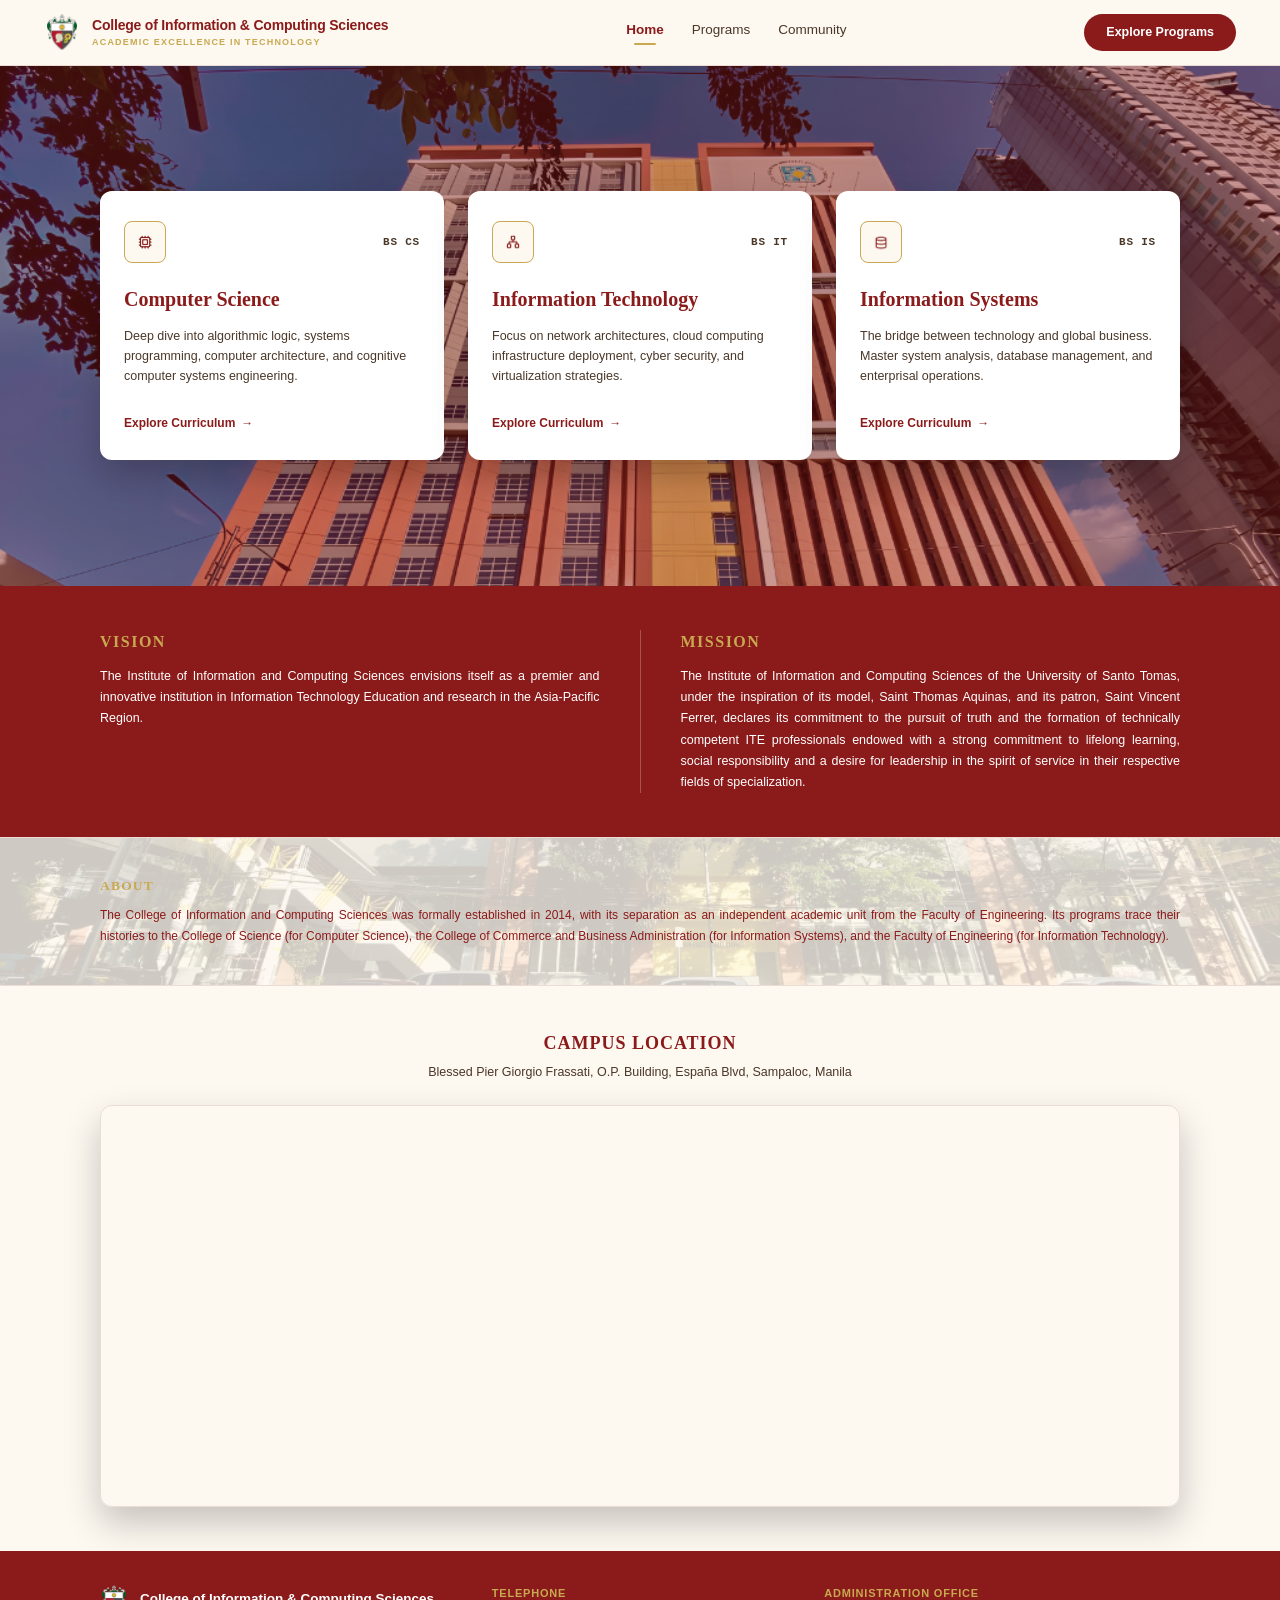
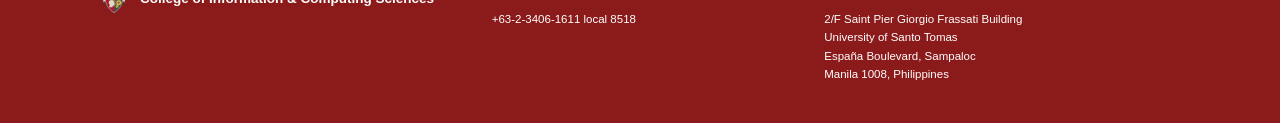
<file: index.html>
<!DOCTYPE html>
<html lang="en">
<head>
  <meta charset="UTF-8">
  <meta name="viewport" content="width=device-width, initial-scale=1.0">
  <title>College of Information & Computing Sciences</title>
  <link rel="stylesheet" href="style.css">
</head>
<body>

  <header class="navbar">
    <div class="nav-brand">
      <div class="logo-mark">
        <img src="CICS Logo.png" alt="CICS Logo" class="img-fluid">
      </div>
      <div class="brand-text">
        <span class="brand-title">College of Information & Computing Sciences</span>
        <span class="brand-subtitle">ACADEMIC EXCELLENCE IN TECHNOLOGY</span>
      </div>
    </div>

    <nav class="nav-links">
      <a href="index.html" class="nav-link active">Home</a>
      <a href="programs.html" class="nav-link">Programs</a>
      <a href="community.html" class="nav-link">Community</a>
    </nav>

    <div class="nav-action">
      <a href="programs.html" class="btn-primary">Explore Programs</a>
    </div>
  </header>

  <main>
    <section class="hero-section">
      <img src="Frassati Building.png" alt="Frassati Building" class="hero-bg-img">
      <div class="hero-bg-overlay"></div>
      <div class="hero-container">
        
        <div class="program-card">
          <div class="card-header">
            <div class="card-icon-box">
              <img src="CS Icon.png" alt="CS Icon" class="card-icon-img">
            </div>
            <span class="card-badge">BS CS</span>
          </div>
          <h2 class="card-title">Computer Science</h2>
          <p class="card-desc">Deep dive into algorithmic logic, systems programming, computer architecture, and cognitive computer systems engineering.</p>
          <a href="programs.html" class="card-link">Explore Curriculum <span class="arrow">&rarr;</span></a>
        </div>

        <div class="program-card">
          <div class="card-header">
            <div class="card-icon-box">
              <img src="IT Icon.png" alt="IT Icon" class="card-icon-img">
            </div>
            <span class="card-badge">BS IT</span>
          </div>
          <h2 class="card-title">Information Technology</h2>
          <p class="card-desc">Focus on network architectures, cloud computing infrastructure deployment, cyber security, and virtualization strategies.</p>
          <a href="programs.html" class="card-link">Explore Curriculum <span class="arrow">&rarr;</span></a>
        </div>

        <div class="program-card">
          <div class="card-header">
            <div class="card-icon-box">
              <img src="IS Icon.png" alt="IS Icon" class="card-icon-img">
            </div>
            <span class="card-badge">BS IS</span>
          </div>
          <h2 class="card-title">Information Systems</h2>
          <p class="card-desc">The bridge between technology and global business. Master system analysis, database management, and enterprisal operations.</p>
          <a href="programs.html" class="card-link">Explore Curriculum <span class="arrow">&rarr;</span></a>
        </div>

      </div>
    </section>

    <section class="vm-section">
      <div class="vm-container">
        <div class="vm-block">
          <h3 class="vm-title">VISION</h3>
          <p class="vm-text">The Institute of Information and Computing Sciences envisions itself as a premier and innovative institution in Information Technology Education and research in the Asia-Pacific Region.</p>
        </div>
        <div class="vm-divider"></div>
        <div class="vm-block">
          <h3 class="vm-title">MISSION</h3>
          <p class="vm-text">The Institute of Information and Computing Sciences of the University of Santo Tomas, under the inspiration of its model, Saint Thomas Aquinas, and its patron, Saint Vincent Ferrer, declares its commitment to the pursuit of truth and the formation of technically competent ITE professionals endowed with a strong commitment to lifelong learning, social responsibility and a desire for leadership in the spirit of service in their respective fields of specialization.</p>
        </div>
      </div>
    </section>

    <section class="about-section">
      <img src="Frassati Building.png" alt="Frassati Building" class="about-bg-img">
      <div class="about-container">
        <h4 class="about-label">ABOUT</h4>
        <p class="about-text">The College of Information and Computing Sciences was formally established in 2014, with its separation as an independent academic unit from the Faculty of Engineering. Its programs trace their histories to the College of Science (for Computer Science), the College of Commerce and Business Administration (for Information Systems), and the Faculty of Engineering (for Information Technology).</p>
      </div>
    </section>
  </main>

  <section class="map-section">
      <div class="map-container">
        <h3 class="map-title">CAMPUS LOCATION</h3>
        <p class="map-subtitle">Blessed Pier Giorgio Frassati, O.P. Building, España Blvd, Sampaloc, Manila</p>
        <div class="map-wrapper">
          <iframe 
            src="https://www.google.com/maps?q=Blessed+Pier+Giorgio+Frassati+Building+UST&output=embed"
            width="100%" 
            height="400" 
            style="border:0;" 
            allowfullscreen="" 
            loading="lazy" 
            referrerpolicy="no-referrer-when-downgrade">
          </iframe>
        </div>
      </div>
  </section>

  <footer class="footer">
    <div class="footer-container">
      <div class="footer-brand">
        <div class="footer-logo">
          <img src="CICS Logo.png" alt="CICS Logo" class="img-fluid">
        </div>
        <div class="footer-name">College of Information &amp; Computing Sciences</div>
      </div>

      <div class="footer-col">
        <div class="footer-heading">TELEPHONE</div>
        <p class="footer-body">+63-2-3406-1611 local 8518</p>
      </div>

      <div class="footer-col">
        <div class="footer-heading">ADMINISTRATION OFFICE</div>
        <p class="footer-body">
          2/F Saint Pier Giorgio Frassati Building<br>
          University of Santo Tomas<br>
          España Boulevard, Sampaloc<br>
          Manila 1008, Philippines
        </p>
      </div>
    </div>
  </footer>

</body>
</html>
</file>
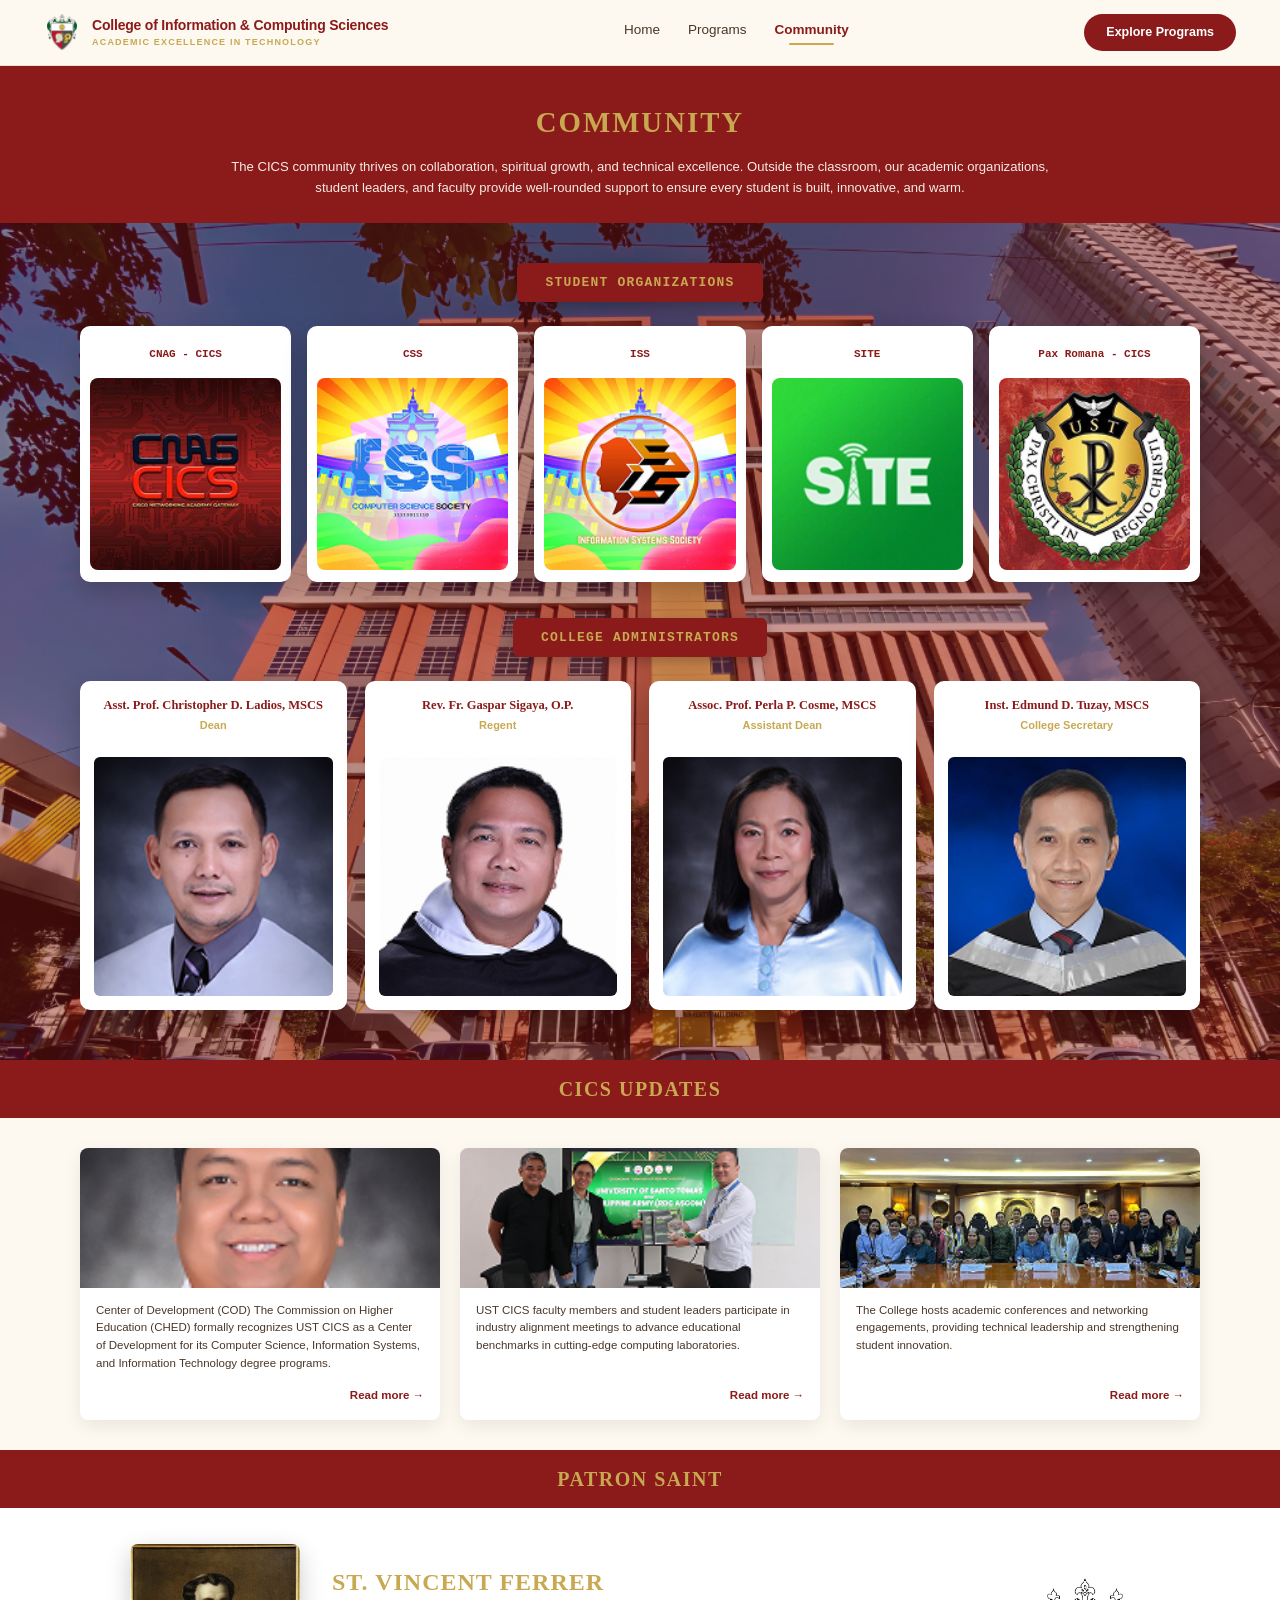
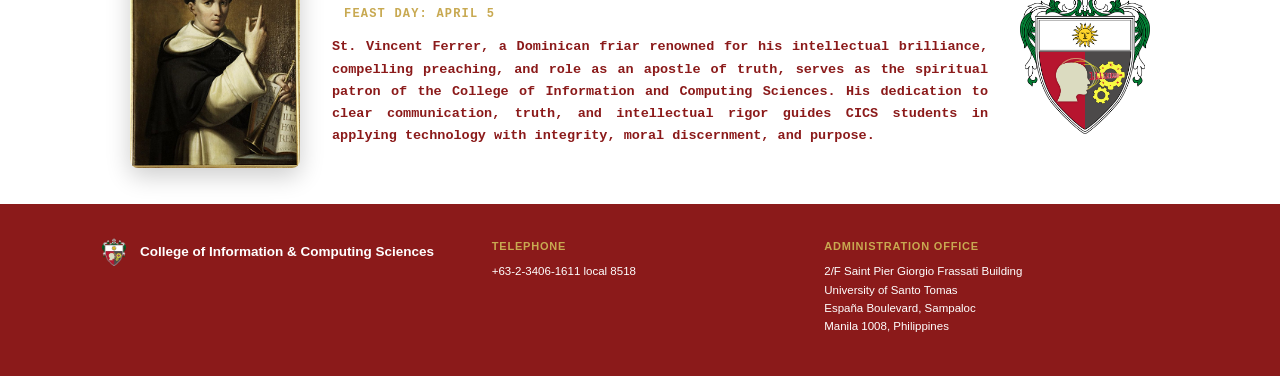
<file: community.html>
<!DOCTYPE html>
<html lang="en">
<head>
  <meta charset="UTF-8">
  <meta name="viewport" content="width=device-width, initial-scale=1.0">
  <title>Community - College of Information & Computing Sciences</title>
  <link rel="stylesheet" href="style.css">
</head>
<body>

  <header class="navbar">
    <div class="nav-brand">
      <div class="logo-mark">
        <img src="CICS Logo.png" alt="CICS Logo" class="img-fluid">
      </div>
      <div class="brand-text">
        <span class="brand-title">College of Information & Computing Sciences</span>
        <span class="brand-subtitle">ACADEMIC EXCELLENCE IN TECHNOLOGY</span>
      </div>
    </div>

    <nav class="nav-links">
      <a href="index.html" class="nav-link">Home</a>
      <a href="programs.html" class="nav-link">Programs</a>
      <a href="community.html" class="nav-link active">Community</a>
    </nav>

    <div class="nav-action">
      <a href="programs.html" class="btn-primary">Explore Programs</a>
    </div>
  </header>

  <main>
    <section class="community-header-banner">
      <h1>COMMUNITY</h1>
      <p>The CICS community thrives on collaboration, spiritual growth, and technical excellence. Outside the classroom, our academic organizations, student leaders, and faculty provide well-rounded support to ensure every student is built, innovative, and warm.</p>
    </section>

    <section class="community-grid-wrapper">
      <img src="Frassati Building.png" alt="Frassati Building" class="community-bg-img">
      <div class="community-overlay"></div>
      <div class="community-content-container">

        <div class="community-section-label">STUDENT ORGANIZATIONS</div>
        <div class="orgs-grid">
          <div class="org-card">
            <span class="org-title">CNAG - CICS</span>
            <div class="org-logo-box">
              <img src="CNAG.png" alt="CNAG Logo">
            </div>
          </div>

          <div class="org-card">
            <span class="org-title">CSS</span>
            <div class="org-logo-box">
              <img src="CSS.png" alt="CSS Logo">
            </div>
          </div>

          <div class="org-card">
            <span class="org-title">ISS</span>
            <div class="org-logo-box">
              <img src="ISS.png" alt="ISS Logo">
            </div>
          </div>

          <div class="org-card">
            <span class="org-title">SITE</span>
            <div class="org-logo-box">
              <img src="SITE.png" alt="SITE Logo">
            </div>
          </div>

          <div class="org-card">
            <span class="org-title">Pax Romana - CICS</span>
            <div class="org-logo-box">
              <img src="Pax Romana.png" alt="Pax Romana Logo">
            </div>
          </div>
        </div>

        <div class="community-section-label admin-label">COLLEGE ADMINISTRATORS</div>
        <div class="admins-grid">
          <div class="admin-card">
            <div class="admin-info">
              <h3>Asst. Prof. Christopher D. Ladios, MSCS</h3>
              <span class="admin-role">Dean</span>
            </div>
            <div class="admin-photo-box">
              <img src="Dean.png" alt="Dean">
            </div>
          </div>

          <div class="admin-card">
            <div class="admin-info">
              <h3>Rev. Fr. Gaspar Sigaya, O.P.</h3>
              <span class="admin-role">Regent</span>
            </div>
            <div class="admin-photo-box">
              <img src="Regent.png" alt="Regent">
            </div>
          </div>

          <div class="admin-card">
            <div class="admin-info">
              <h3>Assoc. Prof. Perla P. Cosme, MSCS</h3>
              <span class="admin-role">Assistant Dean</span>
            </div>
            <div class="admin-photo-box">
              <img src="Assistant Dean.png" alt="Assistant Dean">
            </div>
          </div>

          <div class="admin-card">
            <div class="admin-info">
              <h3>Inst. Edmund D. Tuzay, MSCS</h3>
              <span class="admin-role">College Secretary</span>
            </div>
            <div class="admin-photo-box">
              <img src="Secretary.png" alt="College Secretary">
            </div>
          </div>
        </div>
      </div>
    </section>

    <section class="section-strip-banner">
      <h2>CICS UPDATES</h2>
    </section>

    <section class="updates-section">
      <div class="updates-grid">
        <div class="update-card">
          <div class="update-img-box">
            <img src="Update 1.png" alt="Update 1">
          </div>
          <div class="update-content">
            <p>Center of Development (COD) The Commission on Higher Education (CHED) formally recognizes UST CICS as a Center of Development for its Computer Science, Information Systems, and Information Technology degree programs.</p>
            <a href="#" class="update-link">Read more &rarr;</a>
          </div>
        </div>

        <div class="update-card">
          <div class="update-img-box">
            <img src="Update 2.png" alt="Update 2">
          </div>
          <div class="update-content">
            <p>UST CICS faculty members and student leaders participate in industry alignment meetings to advance educational benchmarks in cutting-edge computing laboratories.</p>
            <a href="#" class="update-link">Read more &rarr;</a>
          </div>
        </div>

        <div class="update-card">
          <div class="update-img-box">
            <img src="Update 3.png" alt="Update 3">
          </div>
          <div class="update-content">
            <p>The College hosts academic conferences and networking engagements, providing technical leadership and strengthening student innovation.</p>
            <a href="#" class="update-link">Read more &rarr;</a>
          </div>
        </div>
      </div>
    </section>

    <section class="section-strip-banner">
      <h2>PATRON SAINT</h2>
    </section>

    <section class="patron-section">
      <div class="patron-container">
        <div class="patron-portrait">
          <img src="Saint Vincent.png" alt="St. Vincent Ferrer">
        </div>
        <div class="patron-details">
          <div class="patron-header">
            <h2 class="patron-name">ST. VINCENT FERRER</h2>
            <span class="patron-feast">FEAST DAY: APRIL 5</span>
          </div>
          <p class="patron-bio">St. Vincent Ferrer, a Dominican friar renowned for his intellectual brilliance, compelling preaching, and role as an apostle of truth, serves as the spiritual patron of the College of Information and Computing Sciences. His dedication to clear communication, truth, and intellectual rigor guides CICS students in applying technology with integrity, moral discernment, and purpose.</p>
        </div>
        <div class="patron-crest">
          <img src="CICS Logo.png" alt="CICS Crest">
        </div>
      </div>
    </section>
  </main>

  <footer class="footer">
    <div class="footer-container">
      <div class="footer-brand">
        <div class="footer-logo">
          <img src="CICS Logo.png" alt="CICS Logo" class="img-fluid">
        </div>
        <div class="footer-name">College of Information &amp; Computing Sciences</div>
      </div>

      <div class="footer-col">
        <div class="footer-heading">TELEPHONE</div>
        <p class="footer-body">+63-2-3406-1611 local 8518</p>
      </div>

      <div class="footer-col">
        <div class="footer-heading">ADMINISTRATION OFFICE</div>
        <p class="footer-body">
          2/F Saint Pier Giorgio Frassati Building<br>
          University of Santo Tomas<br>
          España Boulevard, Sampaloc<br>
          Manila 1008, Philippines
        </p>
      </div>
    </div>
  </footer>

</body>
</html>
</file>
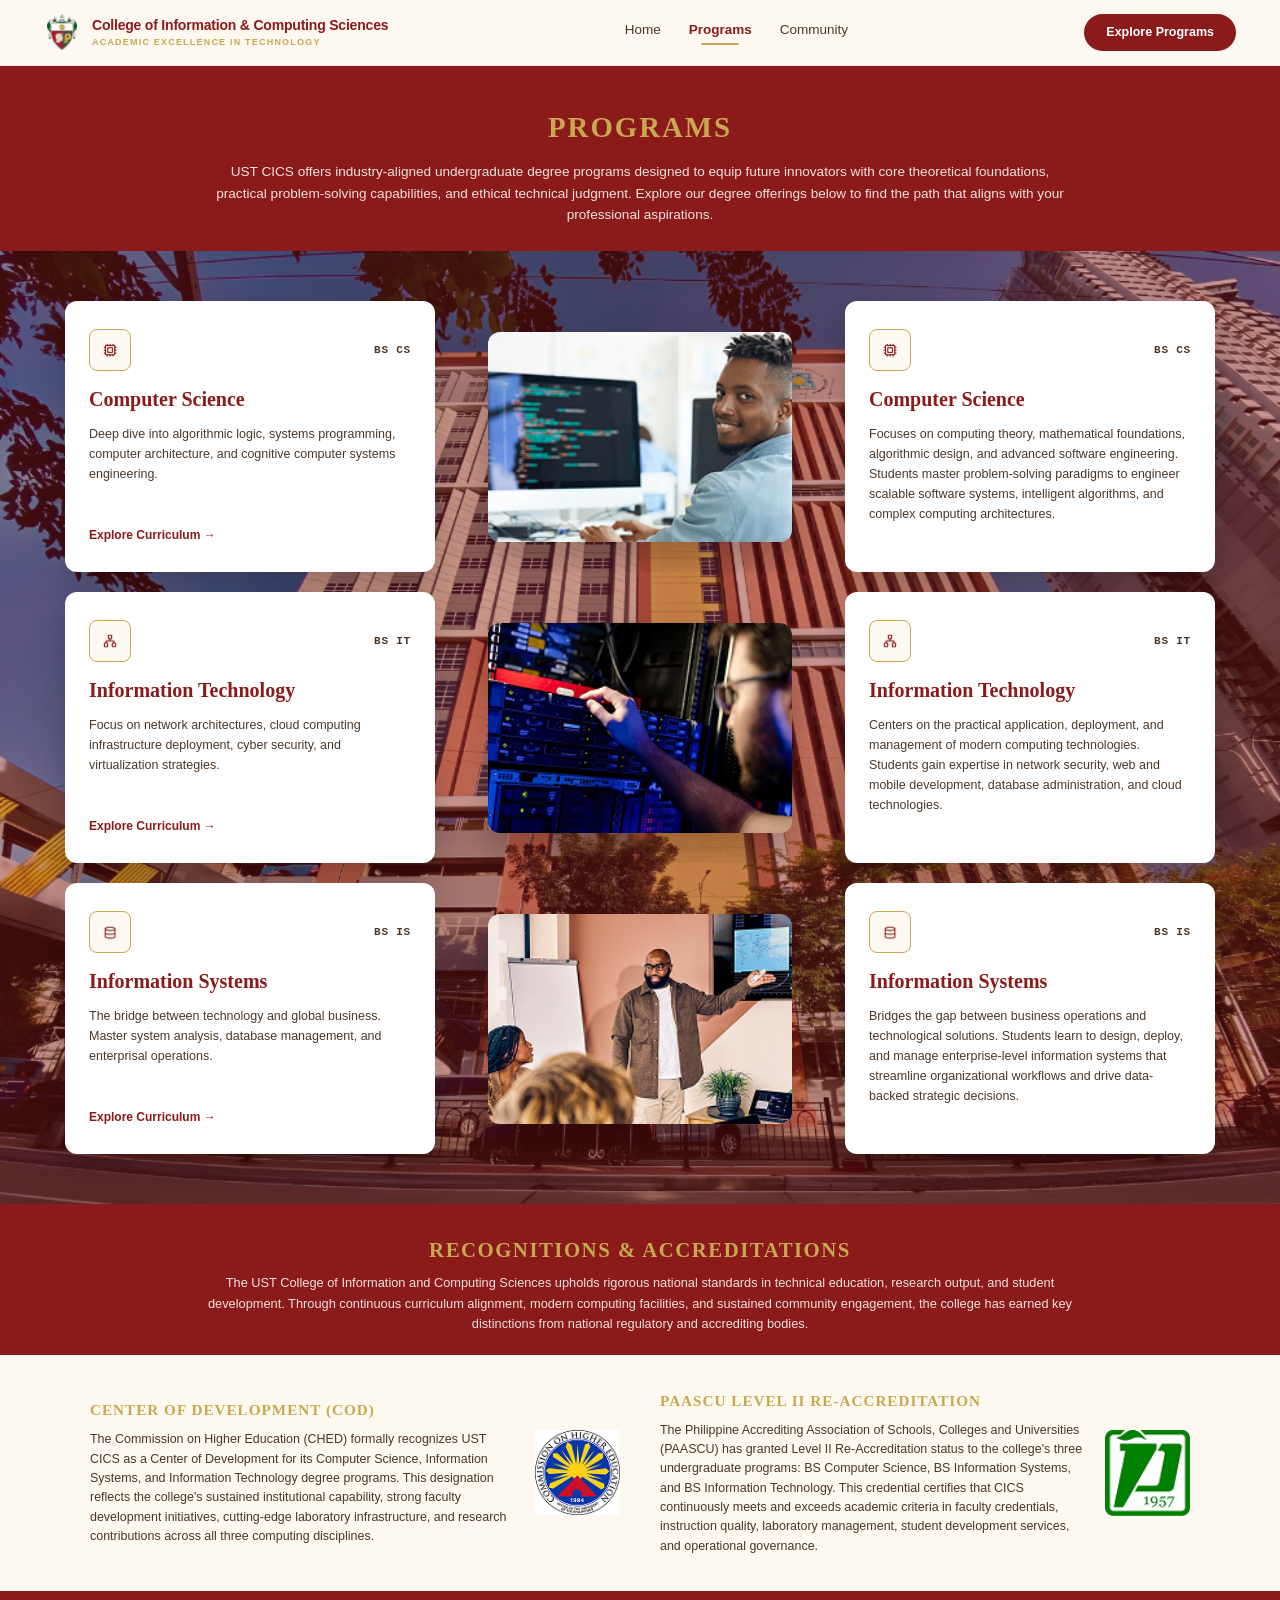
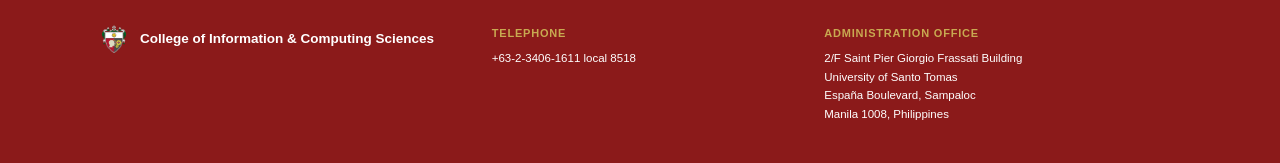
<file: programs.html>
<!DOCTYPE html>
<html lang="en">
<head>
  <meta charset="UTF-8">
  <meta name="viewport" content="width=device-width, initial-scale=1.0">
  <title>Programs - College of Information & Computing Sciences</title>
  <link rel="stylesheet" href="style.css">
</head>
<body>

  <header class="navbar">
    <div class="nav-brand">
      <div class="logo-mark">
        <img src="CICS Logo.png" alt="CICS Logo" class="img-fluid">
      </div>
      <div class="brand-text">
        <span class="brand-title">College of Information & Computing Sciences</span>
        <span class="brand-subtitle">ACADEMIC EXCELLENCE IN TECHNOLOGY</span>
      </div>
    </div>

    <nav class="nav-links">
      <a href="index.html" class="nav-link">Home</a>
      <a href="programs.html" class="nav-link active">Programs</a>
      <a href="community.html" class="nav-link">Community</a>
    </nav>

    <div class="nav-action">
      <a href="programs.html" class="btn-primary">Explore Programs</a>
    </div>
  </header>

  <main>
    <section class="programs-hero">
      <div class="programs-header-banner">
        <h1>PROGRAMS</h1>
        <p>UST CICS offers industry-aligned undergraduate degree programs designed to equip future innovators with core theoretical foundations, practical problem-solving capabilities, and ethical technical judgment. Explore our degree offerings below to find the path that aligns with your professional aspirations.</p>
      </div>

      <div class="programs-grid-wrapper">
        <img src="Frassati Building.png" alt="Frassati Building" class="programs-bg-img">
        <div class="programs-overlay"></div>

        <div class="programs-grid">
         
          <div class="program-card">
            <div class="card-header">
              <div class="card-icon-box">
                <img src="CS Icon.png" alt="CS Icon" class="card-icon-img">
              </div>
              <span class="card-badge">BS CS</span>
            </div>
            <h2>Computer Science</h2>
            <p>Deep dive into algorithmic logic, systems programming, computer architecture, and cognitive computer systems engineering.</p>
            <a href="#" class="card-link">Explore Curriculum &rarr;</a>
          </div>

          <div class="program-photo-box">
            <img src="CS Pic.png" alt="CS Pic" class="program-photo">
          </div>

          <div class="program-card">
            <div class="card-header">
              <div class="card-icon-box">
                <img src="CS Icon.png" alt="CS Icon" class="card-icon-img">
              </div>
              <span class="card-badge">BS CS</span>
            </div>
            <h2>Computer Science</h2>
            <p>Focuses on computing theory, mathematical foundations, algorithmic design, and advanced software engineering. Students master problem-solving paradigms to engineer scalable software systems, intelligent algorithms, and complex computing architectures.</p>
          </div>

          <div class="program-card">
            <div class="card-header">
              <div class="card-icon-box">
                <img src="IT Icon.png" alt="IT Icon" class="card-icon-img">
              </div>
              <span class="card-badge">BS IT</span>
            </div>
            <h2>Information Technology</h2>
            <p>Focus on network architectures, cloud computing infrastructure deployment, cyber security, and virtualization strategies.</p>
            <a href="#" class="card-link">Explore Curriculum &rarr;</a>
          </div>

          <div class="program-photo-box">
            <img src="IT Pic.png" alt="IT Pic" class="program-photo">
          </div>

          <div class="program-card">
            <div class="card-header">
              <div class="card-icon-box">
                <img src="IT Icon.png" alt="IT Icon" class="card-icon-img">
              </div>
              <span class="card-badge">BS IT</span>
            </div>
            <h2>Information Technology</h2>
            <p>Centers on the practical application, deployment, and management of modern computing technologies. Students gain expertise in network security, web and mobile development, database administration, and cloud technologies.</p>
          </div>

          <div class="program-card">
            <div class="card-header">
              <div class="card-icon-box">
                <img src="IS Icon.png" alt="IS Icon" class="card-icon-img">
              </div>
              <span class="card-badge">BS IS</span>
            </div>
            <h2>Information Systems</h2>
            <p>The bridge between technology and global business. Master system analysis, database management, and enterprisal operations.</p>
            <a href="#" class="card-link">Explore Curriculum &rarr;</a>
          </div>

          <div class="program-photo-box">
            <img src="IS Pic.png" alt="IS Pic">
          </div>

          <div class="program-card">
            <div class="card-header">
              <div class="card-icon-box">
                <img src="IS Icon.png" alt="IS Icon" class="card-icon-img">
              </div>
              <span class="card-badge">BS IS</span>
            </div>
            <h2>Information Systems</h2>
            <p>Bridges the gap between business operations and technological solutions. Students learn to design, deploy, and manage enterprise-level information systems that streamline organizational workflows and drive data-backed strategic decisions.</p>
          </div>

        </div>
      </div>
    </section>

    <section class="accreditation-banner">
      <h2>RECOGNITIONS &amp; ACCREDITATIONS</h2>
      <p>The UST College of Information and Computing Sciences upholds rigorous national standards in technical education, research output, and student development. Through continuous curriculum alignment, modern computing facilities, and sustained community engagement, the college has earned key distinctions from national regulatory and accrediting bodies.</p>
    </section>

    <section class="accreditation-section">
      <div class="accreditation-container">
        <div class="accreditation-card">
          <div class="accred-info">
            <h3>CENTER OF DEVELOPMENT (COD)</h3>
            <p>The Commission on Higher Education (CHED) formally recognizes UST CICS as a Center of Development for its Computer Science, Information Systems, and Information Technology degree programs. This designation reflects the college's sustained institutional capability, strong faculty development initiatives, cutting-edge laboratory infrastructure, and research contributions across all three computing disciplines.</p>
          </div>
          <div class="accred-logo">
            <img src="Ched Icon.png" alt="CHED Logo" class="img-fluid">
          </div>
        </div>

        <div class="accreditation-card">
          <div class="accred-info">
            <h3>PAASCU LEVEL II RE-ACCREDITATION</h3>
            <p>The Philippine Accrediting Association of Schools, Colleges and Universities (PAASCU) has granted Level II Re-Accreditation status to the college's three undergraduate programs: BS Computer Science, BS Information Systems, and BS Information Technology. This credential certifies that CICS continuously meets and exceeds academic criteria in faculty credentials, instruction quality, laboratory management, student development services, and operational governance.</p>
          </div>
          <div class="accred-logo">
            <img src="Paascu Icon.png" alt="PAASCU Logo" class="img-fluid">
          </div>
        </div>
      </div>
    </section>
  </main>

  <footer class="footer">
    <div class="footer-container">
      <div class="footer-brand">
        <div class="footer-logo">
          <img src="CICS Logo.png" alt="CICS Logo" class="img-fluid">
        </div>
        <div class="footer-name">College of Information &amp; Computing Sciences</div>
      </div>

      <div class="footer-col">
        <div class="footer-heading">TELEPHONE</div>
        <p class="footer-body">+63-2-3406-1611 local 8518</p>
      </div>

      <div class="footer-col">
        <div class="footer-heading">ADMINISTRATION OFFICE</div>
        <p class="footer-body">
          2/F Saint Pier Giorgio Frassati Building<br>
          University of Santo Tomas<br>
          España Boulevard, Sampaloc<br>
          Manila 1008, Philippines
        </p>
      </div>
    </div>
  </footer>

</body>
</html>
</file>
<file: style.css>
:root {
  --primary-red: #8B1A1A;
  --dark-brown: #4A3728;
  --gold: #C8A951;
  --warm-cream: #FDF8F0;
  --white: #FFFFFF;
  --border-light: #EBDCD5;
  --overlay-bg: rgba(139, 26, 26, 0.45);
  --shadow-card: 0 16px 36px rgba(0, 0, 0, 0.22);
  --shadow-hover: 0 20px 42px rgba(0, 0, 0, 0.28);
}
* {
  margin: 0;
  padding: 0;
  box-sizing: border-box;
}
body {
  font-family: "Geist", -apple-system, BlinkMacSystemFont, "Segoe UI", Roboto, sans-serif;
  background-color: var(--warm-cream);
  color: var(--dark-brown);
  line-height: 1.5;
}
.img-fluid {
  width: 100%;
  height: 100%;
  object-fit: contain;
  display: block;
}
.navbar {
  display: flex;
  align-items: center;
  justify-content: space-between;
  padding: 14px 44px;
  background-color: var(--warm-cream);
  border-bottom: 1px solid var(--border-light);
  position: sticky;
  top: 0;
  z-index: 100;
}
.nav-brand {
  display: flex;
  align-items: center;
  gap: 12px;
}
.logo-mark {
  width: 36px;
  height: 36px;
  display: flex;
  align-items: center;
  justify-content: center;
}
.brand-text {
  display: flex;
  flex-direction: column;
}
.brand-title {
  font-size: 14px;
  font-weight: 700;
  color: var(--primary-red);
  letter-spacing: -0.2px;
}
.brand-subtitle {
  font-size: 9px;
  letter-spacing: 1.2px;
  font-weight: 600;
  color: var(--gold);
  text-transform: uppercase;
}
.nav-links {
  display: flex;
  gap: 28px;
}
.nav-link {
  text-decoration: none;
  font-size: 13.5px;
  font-weight: 500;
  color: var(--dark-brown);
  position: relative;
  padding-bottom: 4px;
  transition: color 0.2s ease;
}
.nav-link:hover,
.nav-link.active {
  font-weight: 600;
  color: var(--primary-red);
}
.nav-link.active::after {
  content: "";
  position: absolute;
  bottom: 0;
  left: 20%;
  right: 20%;
  height: 2px;
  background-color: var(--gold);
  border-radius: 2px;
}
.btn-primary {
  display: inline-block;
  background-color: var(--primary-red);
  color: var(--white);
  font-size: 12.5px;
  font-weight: 600;
  padding: 9px 22px;
  border-radius: 20px;
  text-decoration: none;
  transition: background-color 0.2s, transform 0.15s;
}
.btn-primary:hover {
  background-color: var(--dark-brown);
  transform: translateY(-1px);
}
.hero-section {
  position: relative;
  min-height: 520px;
  display: flex;
  align-items: center;
  justify-content: center;
  padding: 55px 24px;
  overflow: hidden;
  background-color: var(--dark-brown);
}
.hero-bg-img,
.community-bg-img,
.programs-bg-img {
  position: absolute;
  top: 0;
  left: 0;
  width: 100%;
  height: 100%;
  object-fit: cover;
  object-position: center 5%;
  z-index: 1;
}
.hero-bg-overlay,
.community-overlay,
.programs-overlay {
  position: absolute;
  inset: 0;
  background: var(--overlay-bg);
  z-index: 2;
}
.hero-container {
  width: 100%;
  max-width: 1080px;
  display: grid;
  grid-template-columns: repeat(3, 1fr);
  gap: 24px;
  position: relative;
  z-index: 3;
}
.program-card {
  background: var(--white);
  border-radius: 12px;
  padding: 30px 24px 28px;
  box-shadow: var(--shadow-card);
  display: flex;
  flex-direction: column;
  transition: transform 0.2s ease, box-shadow 0.2s ease;
}
.program-card:hover {
  transform: translateY(-4px);
  box-shadow: var(--shadow-hover);
}
.card-header {
  display: flex;
  align-items: center;
  justify-content: space-between;
  margin-bottom: 24px;
}
.card-icon-box {
  width: 42px;
  height: 42px;
  border-radius: 8px;
  background: var(--warm-cream);
  display: flex;
  align-items: center;
  justify-content: center;
  border: 1px solid var(--gold);
  padding: 8px;
}
.card-icon-img {
  width: 100%;
  height: 100%;
  object-fit: contain;
}
.card-badge,
.patron-feast,
.community-section-label,
.org-title {
  font-family: "Geist Mono", monospace;
  font-weight: 700;
}
.card-badge {
  font-size: 11px;
  letter-spacing: 0.8px;
  color: var(--dark-brown);
}
.card-title,
.vm-title,
.about-label,
.map-title,
.programs-header-banner h1,
.programs-grid .program-card h2,
.accreditation-banner h2,
.accred-info h3,
.community-header-banner h1,
.admin-info h3,
.section-strip-banner h2,
.patron-name {
  font-family: "Lora", Georgia, serif;
}
.card-title {
  font-size: 20px;
  font-weight: 700;
  color: var(--primary-red);
  margin-bottom: 14px;
  line-height: 1.25;
}
.card-desc {
  font-size: 12.5px;
  line-height: 1.6;
  color: var(--dark-brown);
  margin-bottom: 28px;
  flex-grow: 1;
}
.card-link {
  font-size: 12px;
  font-weight: 700;
  color: var(--primary-red);
  text-decoration: none;
  display: inline-flex;
  align-items: center;
  gap: 6px;
  transition: gap 0.2s;
  margin-top: auto;
}
.card-link:hover .arrow {
  transform: translateX(4px);
}
.arrow {
  transition: transform 0.2s;
}
.vm-section {
  background-color: var(--primary-red);
  color: var(--white);
  padding: 44px 30px;
}
.vm-container {
  max-width: 1080px;
  margin: 0 auto;
  display: flex;
  align-items: flex-start;
  gap: 40px;
}
.vm-block {
  flex: 1;
}
.vm-divider {
  width: 1px;
  align-self: stretch;
  background-color: rgba(255, 255, 255, 0.25);
}
.vm-title {
  font-size: 16px;
  font-weight: 800;
  letter-spacing: 1.5px;
  color: var(--gold);
  margin-bottom: 12px;
}
.vm-text {
  font-size: 12.5px;
  line-height: 1.7;
  color: var(--white);
  text-align: justify;
}
.about-section {
  position: relative;
  background-color: var(--warm-cream);
  padding: 38px 30px;
  overflow: hidden;
  border-top: 1px solid var(--border-light);
}
.about-bg-img {
  position: absolute;
  top: 0;
  left: 0;
  width: 100%;
  height: 100%;
  object-fit: cover;
  object-position: center 85%;
  opacity: 0.18;
  filter: grayscale(15%) contrast(1.1);
  pointer-events: none;
}
.about-container {
  max-width: 1080px;
  margin: 0 auto;
  position: relative;
  z-index: 2;
}
.about-label {
  font-size: 13.5px;
  font-weight: 800;
  letter-spacing: 1.2px;
  color: var(--gold);
  margin-bottom: 8px;
}
.about-text {
  font-size: 12px;
  line-height: 1.75;
  color: var(--primary-red);
  text-align: justify;
}
.map-section {
  background-color: var(--warm-cream);
  padding: 44px 24px;
  border-top: 1px solid var(--border-light);
}
.map-container {
  max-width: 1080px;
  margin: 0 auto;
  text-align: center;
}
.map-title {
  font-size: 18px;
  color: var(--primary-red);
  letter-spacing: 1px;
  margin-bottom: 6px;
}
.map-subtitle {
  font-size: 12.5px;
  color: var(--dark-brown);
  margin-bottom: 24px;
}
.map-wrapper {
  border-radius: 12px;
  overflow: hidden;
  box-shadow: var(--shadow-card);
  border: 1px solid var(--border-light);
  display: flex;
}
.map-wrapper iframe {
  width: 100%;
  height: 400px;
  display: block;
}
.programs-header-banner,
.community-header-banner,
.accreditation-banner,
.section-strip-banner {
  background-color: var(--primary-red);
  color: var(--white);
  text-align: center;
}
.programs-header-banner {
  padding: 40px 20px 25px;
}
.programs-header-banner h1,
.community-header-banner h1 {
  font-size: 1.8rem;
  letter-spacing: 2px;
  color: var(--gold);
  margin-bottom: 12px;
}
.programs-header-banner p {
  max-width: 850px;
  margin: 0 auto;
  font-size: 0.85rem;
  line-height: 1.6;
  color: var(--warm-cream);
  opacity: 0.9;
}
.programs-grid-wrapper {
  position: relative;
  padding: 50px 20px;
  overflow: hidden;
  background-color: var(--dark-brown);
}
.programs-grid {
  position: relative;
  z-index: 3;
  max-width: 1150px;
  margin: 0 auto;
  display: grid;
  grid-template-columns: repeat(3, 1fr);
  gap: 20px;
  align-items: stretch;
}
.programs-grid .program-card,
.program-photo-box {
  border-radius: 12px;
  overflow: hidden;
  min-height: 250px;
  height: 100%;
}
.programs-grid .program-card {
  padding: 28px 24px;
}
.programs-grid .program-card .card-header {
  margin-bottom: 16px;
}
.programs-grid .program-card h2 {
  font-size: 1.25rem;
  margin: 0 0 12px 0;
  color: var(--primary-red);
  line-height: 1.25;
}
.programs-grid .program-card p {
  font-size: 12.5px;
  line-height: 1.6;
  color: var(--dark-brown);
  margin-bottom: 20px;
  flex-grow: 1;
}
.programs-grid .program-card .card-link {
  margin-bottom: 0;
}
.program-photo-box {
  background: transparent;
  box-shadow: none;
  border-radius: 0;
  display: flex;
  align-items: center;
  justify-content: center;
  padding: 0;
}
.program-photo-box img {
  width: 82%;
  height: 82%;
  max-height: 210px;
  object-fit: cover;
  border-radius: 12px;
  box-shadow: var(--shadow-card);
  display: block;
}
.accreditation-banner {
  padding: 30px 20px 20px;
}
.accreditation-banner h2 {
  color: var(--gold);
  font-size: 1.3rem;
  letter-spacing: 1.5px;
  margin-bottom: 8px;
}
.accreditation-banner p {
  max-width: 900px;
  margin: 0 auto;
  font-size: 0.8rem;
  line-height: 1.6;
  color: var(--warm-cream);
  opacity: 0.9;
}
.accreditation-section {
  background: var(--warm-cream);
  padding: 35px 20px;
}
.accreditation-container {
  max-width: 1100px;
  margin: 0 auto;
  display: grid;
  grid-template-columns: repeat(2, 1fr);
  gap: 40px;
}
.accreditation-card {
  display: flex;
  justify-content: space-between;
  align-items: center;
  gap: 20px;
}
.accred-info {
  flex: 1;
}
.accred-info h3 {
  font-size: 0.95rem;
  color: var(--gold);
  letter-spacing: 1px;
  margin-bottom: 8px;
}
.accred-info p {
  font-size: 0.78rem;
  line-height: 1.55;
  color: var(--dark-brown);
}
.accred-logo {
  flex-shrink: 0;
  width: 85px;
  display: flex;
  align-items: center;
  justify-content: center;
}
.accred-logo img {
  width: 100%;
  height: auto;
  object-fit: contain;
}
.community-header-banner {
  padding: 35px 20px 25px;
}
.community-header-banner p {
  max-width: 860px;
  margin: 0 auto;
  font-size: 0.82rem;
  line-height: 1.6;
  color: var(--warm-cream);
  opacity: 0.95;
}
.community-grid-wrapper {
  position: relative;
  padding: 40px 24px 50px;
  overflow: hidden;
  background-color: var(--dark-brown);
}
.community-content-container {
  position: relative;
  z-index: 3;
  max-width: 1120px;
  margin: 0 auto;
  display: flex;
  flex-direction: column;
  align-items: center;
}
.community-section-label {
  background-color: var(--primary-red);
  color: var(--gold);
  font-size: 13px;
  letter-spacing: 1.2px;
  padding: 10px 28px;
  border-radius: 6px;
  margin-bottom: 24px;
  box-shadow: 0 4px 14px rgba(0, 0, 0, 0.25);
}
.admin-label {
  margin-top: 36px;
}
.orgs-grid {
  width: 100%;
  display: grid;
  grid-template-columns: repeat(5, 1fr);
  gap: 16px;
}
.org-card,
.admin-card {
  background: var(--white);
  border-radius: 10px;
  box-shadow: 0 10px 25px rgba(0, 0, 0, 0.2);
  display: flex;
  flex-direction: column;
  align-items: center;
}
.org-card {
  padding: 14px 10px 12px;
  gap: 10px;
}
.org-title {
  font-size: 11px;
  color: var(--primary-red);
  text-align: center;
  height: 28px;
  display: flex;
  align-items: center;
  justify-content: center;
}
.org-logo-box {
  width: 100%;
  aspect-ratio: 1 / 1;
  border-radius: 8px;
  overflow: hidden;
  display: flex;
  align-items: center;
  justify-content: center;
}
.org-logo-box img,
.admin-photo-box img,
.update-img-box img,
.patron-portrait img {
  width: 100%;
  height: 100%;
  object-fit: cover;
  display: block;
}
.admins-grid {
  width: 100%;
  display: grid;
  grid-template-columns: repeat(4, 1fr);
  gap: 18px;
}
.admin-card {
  padding: 16px 14px 14px;
  justify-content: space-between;
}
.admin-info {
  text-align: center;
  margin-bottom: 12px;
  min-height: 48px;
}
.admin-info h3 {
  font-size: 12.5px;
  color: var(--primary-red);
  line-height: 1.3;
  margin-bottom: 4px;
}
.admin-role {
  font-size: 11px;
  font-weight: 600;
  color: var(--gold);
  display: block;
}
.admin-photo-box {
  width: 100%;
  aspect-ratio: 1 / 1;
  border-radius: 6px;
  overflow: hidden;
  display: flex;
}
.section-strip-banner {
  padding: 14px 20px;
}
.section-strip-banner h2 {
  font-size: 1.25rem;
  letter-spacing: 1.5px;
  color: var(--gold);
  margin: 0;
}
.updates-section {
  background-color: var(--warm-cream);
  padding: 30px 24px;
}
.updates-grid {
  max-width: 1120px;
  margin: 0 auto;
  display: grid;
  grid-template-columns: repeat(3, 1fr);
  gap: 20px;
}
.update-card {
  background: var(--white);
  border-radius: 8px;
  overflow: hidden;
  box-shadow: 0 6px 18px rgba(0, 0, 0, 0.08);
  display: flex;
  flex-direction: column;
}
.update-img-box {
  width: 100%;
  height: 140px;
  overflow: hidden;
  display: flex;
}
.update-content {
  padding: 14px 16px 16px;
  display: flex;
  flex-direction: column;
  flex-grow: 1;
}
.update-content p {
  font-size: 11.5px;
  line-height: 1.55;
  color: var(--dark-brown);
  margin-bottom: 14px;
  flex-grow: 1;
}
.update-link {
  font-size: 11.5px;
  font-weight: 700;
  color: var(--primary-red);
  text-decoration: none;
  align-self: flex-end;
}
.patron-section {
  background-color: var(--white);
  padding: 36px 24px;
}
.patron-container {
  max-width: 1020px;
  margin: 0 auto;
  display: flex;
  align-items: center;
  justify-content: space-between;
  gap: 32px;
}
.patron-portrait {
  width: 170px;
  flex-shrink: 0;
  border-radius: 8px;
  overflow: hidden;
  box-shadow: 0 8px 24px rgba(0, 0, 0, 0.2);
  display: flex;
}
.patron-details {
  flex: 1;
}
.patron-header {
  margin-bottom: 12px;
}
.patron-name {
  font-size: 1.5rem;
  font-weight: 800;
  color: var(--gold);
  letter-spacing: 1px;
}
.patron-feast {
  font-size: 12px;
  color: var(--gold);
  letter-spacing: 1.2px;
  display: inline-block;
  margin-left: 12px;
}
.patron-bio {
  font-family: "Geist Mono", monospace;
  font-size: 13.5px;
  line-height: 1.65;
  color: var(--primary-red);
  font-weight: 600;
  text-align: justify;
}
.patron-crest {
  width: 130px;
  flex-shrink: 0;
  display: flex;
  align-items: center;
  justify-content: center;
}
.patron-crest img {
  width: 100%;
  height: auto;
  object-fit: contain;
}
.footer {
  background-color: var(--primary-red);
  color: var(--warm-cream);
  padding: 34px 30px 40px;
}
.footer-container {
  max-width: 1080px;
  margin: 0 auto;
  display: grid;
  grid-template-columns: 1.2fr 1fr 1.2fr;
  gap: 36px;
  align-items: start;
}
.footer-brand {
  display: flex;
  align-items: center;
  gap: 12px;
}
.footer-logo {
  width: 28px;
  height: 28px;
  display: flex;
  align-items: center;
  justify-content: center;
}
.footer-name {
  font-size: 13.5px;
  font-weight: 700;
  color: var(--white);
  line-height: 1.35;
}
.footer-heading {
  font-size: 11px;
  font-weight: 700;
  letter-spacing: 0.8px;
  color: var(--gold);
  margin-bottom: 8px;
}
.footer-body {
  font-size: 11.5px;
  line-height: 1.6;
  color: var(--white);
}
@media (max-width: 900px) {
  .hero-container,
  .programs-grid,
  .updates-grid,
  .accreditation-container,
  .footer-container {
    grid-template-columns: 1fr;
  }
  .orgs-grid {
    grid-template-columns: repeat(3, 1fr);
  }
  .admins-grid {
    grid-template-columns: repeat(2, 1fr);
  }
  .vm-container {
    flex-direction: column;
    gap: 24px;
  }
  .vm-divider {
    display: none;
  }
  .patron-container {
    flex-direction: column;
    text-align: center;
  }
  .patron-feast {
    display: block;
    margin-left: 0;
    margin-top: 6px;
  }
  .footer-container {
    gap: 20px;
  }
}
@media (max-width: 600px) {
  .navbar,
  .nav-brand {
    flex-direction: column;
    text-align: center;
  }
  .navbar {
    gap: 14px;
    padding: 16px 20px;
  }
  .nav-brand {
    gap: 8px;
  }
  .nav-links {
    gap: 16px;
    flex-wrap: wrap;
    justify-content: center;
  }
  .nav-action {
    width: 100%;
    display: flex;
    justify-content: center;
  }
  .btn-primary {
    width: 100%;
    max-width: 220px;
    text-align: center;
  }
}
</file>
